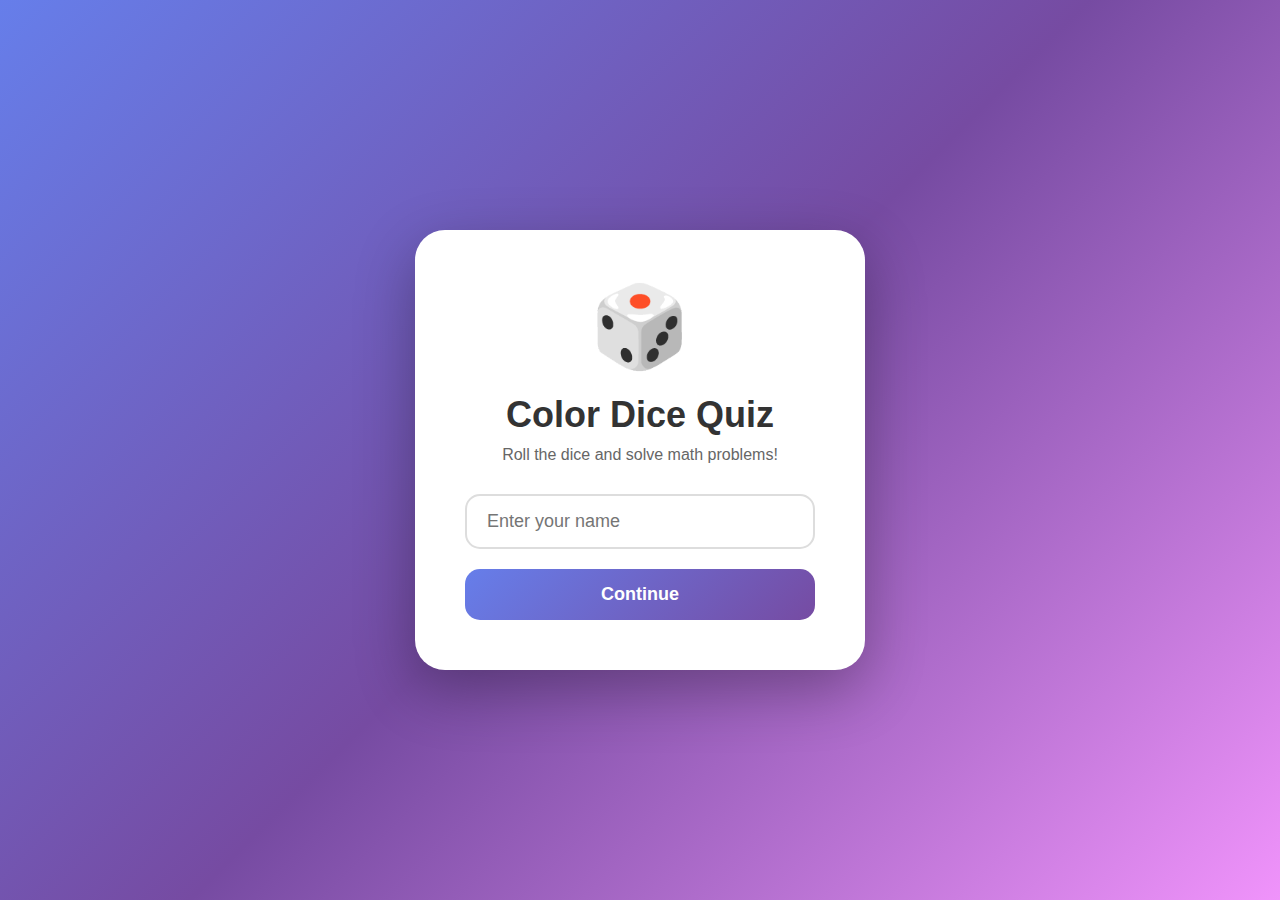
<file: SIAG1/index.html>
<!DOCTYPE html>
<html lang="en">

<head>
    <meta charset="UTF-8">
    <meta name="viewport" content="width=device-width, initial-scale=1.0">
    <title>Color Dice Math Quiz Game</title>
    <link rel="stylesheet" href="style.css">
</head>

<body>

    <!-- ================================================ -->
    <!-- SCREEN 1: LOGIN -->
    <!-- ================================================ -->
    <div id="loginScreen" class="screen active">
        <div class="container">
            <div class="login-box">
                
                <div class="dice-icon">🎲</div>
                
                <h1>Color Dice Quiz</h1>
                
                <p>Roll the dice and solve math problems!</p>
                
                <input 
                    type="text" 
                    id="usernameInput" 
                    placeholder="Enter your name"
                />
                
                <button onclick="login()" class="btn-primary">
                    Continue
                </button>
                
            </div>
        </div>
    </div>


    <!-- ================================================ -->
    <!-- SCREEN 2: DIFFICULTY SELECTION -->
    <!-- ================================================ -->
    <div id="difficultyScreen" class="screen">
        <div class="container">
            <div class="difficulty-box">
                
                <!-- Title Section -->
                <h1>Choose Difficulty</h1>
                <p id="welcomeText">Welcome, Player!</p>
                
                <!-- Difficulty Options -->
                <div class="difficulty-grid">
                    
                    <!-- Easy -->
                    <div class="difficulty-card easy" onclick="startGame('easy')">
                        <div class="difficulty-icon">🔥</div>
                        <h3>Easy</h3>
                        <p>⏱️ 60s time limit</p>
                        <p id="easyHighScore">🎯 Highest: 0</p>
                    </div>
                    
                    <!-- Medium -->
                    <div class="difficulty-card medium" onclick="startGame('medium')">
                        <div class="difficulty-icon">⚡</div>
                        <h3>Medium</h3>
                        <p>⏱️ 45s time limit</p>
                        <p id="mediumHighScore">🎯 Highest: 0</p>
                    </div>
                    
                    <!-- Hard -->
                    <div class="difficulty-card hard" onclick="startGame('hard')">
                        <div class="difficulty-icon">💀</div>
                        <h3>Hard</h3>
                        <p>⏱️ 30s time limit</p>
                        <p id="hardHighScore">🎯 Highest: 0</p>
                    </div>
                    
                </div>

                <!-- Bonus System Info -->
                <div class="time-bonus-info">
                    
                    <h3>⏰ Time Bonus System</h3>
                    
                    <div class="bonus-grid">
                        
                        <!-- Easy Bonus -->
                        <div class="bonus-card">
                            <p class="bonus-title">Easy</p>
                            <p class="bonus-correct">✅ ≤4s: +15s</p>
                            <p class="bonus-correct">✅ ≤8s: +10s</p>
                            <p class="bonus-correct">✅ ≤12s: +5s</p>
                            <p class="bonus-correct">✅ >12s: +2s</p>
                            <p class="bonus-wrong">❌ Wrong: -15/10/5/2s</p>
                        </div>
                        
                        <!-- Medium Bonus -->
                        <div class="bonus-card">
                            <p class="bonus-title">Medium</p>
                            <p class="bonus-correct">✅ ≤3s: +12s</p>
                            <p class="bonus-correct">✅ ≤6s: +8s</p>
                            <p class="bonus-correct">✅ ≤9s: +4s</p>
                            <p class="bonus-correct">✅ >9s: +1s</p>
                            <p class="bonus-wrong">❌ Wrong: -12/8/4/1s</p>
                        </div>
                        
                        <!-- Hard Bonus -->
                        <div class="bonus-card">
                            <p class="bonus-title">Hard</p>
                            <p class="bonus-correct">✅ ≤2s: +10s</p>
                            <p class="bonus-correct">✅ ≤4s: +6s</p>
                            <p class="bonus-correct">✅ ≤6s: +3s</p>
                            <p class="bonus-correct">✅ >6s: +1s</p>
                            <p class="bonus-wrong">❌ Wrong: -10/6/3/1s</p>
                        </div>
                        
                    </div>
                    
                </div>
                
            </div>
        </div>
    </div>


    <!-- ================================================ -->
    <!-- SCREEN 3: GAME -->
    <!-- ================================================ -->
    <div id="gameScreen" class="screen">
        
        <!-- Stats Header -->
        <div class="game-header">
            
            <!-- Left Stats -->
            <div class="header-left">
                
                <div class="stat-badge username-badge">
                    <span id="currentUsername">Player</span>
                </div>
                
                <div class="stat-badge difficulty-badge">
                    <span id="currentDifficulty">Easy</span>
                </div>
                
                <div class="stat-badge score-badge">
                    <span>🏆 <span id="currentScore">0</span></span>
                </div>
                
            </div>
            
            <!-- Right Stats -->
            <div class="header-right">
                
                <div class="stat-badge timer-badge" id="timerBadge">
                    <span>⏱️ <span id="timeDisplay">60</span>s</span>
                </div>
                
                <div class="stat-badge correct-badge">
                    <span>✓ <span id="correctDisplay">0</span></span>
                </div>
                
                <div class="stat-badge wrong-badge">
                    <span>✗ <span id="wrongDisplay">0</span></span>
                </div>
                
                <div class="stat-badge accuracy-badge">
                    <span>🎯 <span id="accuracyDisplay">0</span>%</span>
                </div>
                
            </div>
            
        </div>

        <!-- Game Content -->
        <div class="game-container">
            <div class="game-box">
                
                <!-- ========== STATE 1: DASHBOARD ========== -->
                <div id="dashboardState" class="game-state active">
                    
                    <h2>Tap the Dice to Roll!</h2>
                    
                    <!-- Operations Display -->
                    <div class="color-grid">
                        
                        <div class="color-card red">
                            <div class="color-label">+</div>
                            <div class="color-name">Addition</div>
                        </div>
                        
                        <div class="color-card blue">
                            <div class="color-label">−</div>
                            <div class="color-name">Subtraction</div>
                        </div>
                        
                        <div class="color-card green">
                            <div class="color-label">×</div>
                            <div class="color-name">Multiplication</div>
                        </div>
                        
                        <div class="color-card yellow">
                            <div class="color-label">÷</div>
                            <div class="color-name">Division</div>
                        </div>
                        
                    </div>

                    <!-- Dice -->
                    <div class="dice-container">
                        
                        <div id="dice" class="dice" onclick="rollDice()">
                            <div id="diceContent">🎲</div>
                        </div>
                        
                        <p class="dice-hint">Tap the dice to roll!</p>
                        
                    </div>

                    <!-- End Game Button -->
                    <button onclick="endGame()" class="btn-end">
                        End Game
                    </button>
                    
                </div>

                <!-- ========== STATE 2: COUNTDOWN ========== -->
                <div id="flipCountdownState" class="game-state">
                    
                    <div id="flipCountdownDice" class="flip-dice">
                        <div id="flipCountdownNumber">3</div>
                    </div>
                    
                    <p class="ready-text">Get Ready!</p>
                    
                </div>

                <!-- ========== STATE 3: PLAYING ========== -->
                <div id="playingState" class="game-state">
                    
                    <!-- Question Counter -->
                    <div class="question-number">
                        Question <span id="questionNumber">1</span>
                    </div>
                    
                    <!-- Question Display -->
                    <div id="questionCard" class="question-card">
                        
                        <div class="question-text" id="questionText">
                            5 + 3 = ?
                        </div>
                        
                        <div class="question-operation" id="questionOperation">
                            Addition
                        </div>
                        
                    </div>

                    <!-- Answer Feedback -->
                    <div id="feedbackBox" class="feedback-box"></div>

                    <!-- Answer Input -->
                    <div id="answerSection">
                        
                        <input 
                            type="number" 
                            id="answerInput" 
                            placeholder="Your answer"
                        />
                        
                        <button onclick="submitAnswer()" class="btn-submit">
                            Submit Answer
                        </button>
                        
                    </div>
                    
                </div>
                
            </div>
        </div>
        
    </div>


    <!-- ================================================ -->
    <!-- SCREEN 4: GAME OVER -->
    <!-- ================================================ -->
    <div id="gameOverScreen" class="screen">
        <div class="container">
            <div class="gameover-box">
                
                <!-- High Score Badge -->
                <div id="newHighScoreBadge" class="new-highscore">
                    🏆
                </div>
                
                <!-- Trophy -->
                <div class="trophy-icon">🏆</div>
                
                <!-- Title -->
                <h1 id="gameOverTitle">Game Over!</h1>
                
                <p id="gameOverSubtext">Great job, Player!</p>
                
                <!-- Difficulty Badge -->
                <div class="difficulty-badge-large" id="gameOverDifficultyBadge">
                    <span id="gameOverDifficulty">Easy</span> Mode
                </div>

                <!-- Final Statistics -->
                <div class="stats-grid">
                    
                    <div class="stat-card yellow">
                        <p class="stat-label">Final Score</p>
                        <p class="stat-value" id="finalScore">0</p>
                    </div>
                    
                    <div class="stat-card purple">
                        <p class="stat-label">High Score</p>
                        <p class="stat-value" id="finalHighScore">0</p>
                    </div>
                    
                    <div class="stat-card green">
                        <p class="stat-label">Accuracy</p>
                        <p class="stat-value" id="finalAccuracy">0%</p>
                    </div>
                    
                    <div class="stat-card blue">
                        <p class="stat-label">Questions</p>
                        <p class="stat-value" id="finalQuestions">0</p>
                    </div>
                    
                    <div class="stat-card emerald">
                        <p class="stat-label">Correct</p>
                        <p class="stat-value" id="finalCorrect">0</p>
                    </div>
                    
                    <div class="stat-card red">
                        <p class="stat-label">Wrong</p>
                        <p class="stat-value" id="finalWrong">0</p>
                    </div>
                    
                </div>

                <!-- Action Buttons -->
                <div class="button-group">
                    
                    <button onclick="playAgain()" class="btn-playagain" id="playAgainBtn">
                        Play Again
                    </button>
                    
                    <button onclick="changeDifficulty()" class="btn-change">
                        Change Difficulty
                    </button>
                    
                </div>
                
            </div>
        </div>
    </div>

    <!-- JavaScript -->
    <script src="script.js"></script>
    
</body>

</html>
</file>
<file: SIAG1/style.css>
/* ========================================== */
/* GLOBAL STYLES */
/* ========================================== */
* {
    margin: 0;
    padding: 0;
    box-sizing: border-box;
}

body {
    font-family: -apple-system, BlinkMacSystemFont, 'Segoe UI', Roboto, Oxygen, Ubuntu, Cantarell, sans-serif;
    overflow-x: hidden;
}

.screen {
    display: none;
    min-height: 100vh;
}

.screen.active {
    display: flex;
}

.container {
    width: 100%;
    padding: 20px;
    display: flex;
    align-items: center;
    justify-content: center;
}


/* ========================================== */
/* LOGIN SCREEN */
/* ========================================== */
#loginScreen {
    background: linear-gradient(135deg, #667eea 0%, #764ba2 50%, #f093fb 100%);
}

.login-box {
    background: white;
    border-radius: 30px;
    padding: 50px;
    max-width: 450px;
    width: 100%;
    box-shadow: 0 20px 60px rgba(0,0,0,0.3);
    text-align: center;
    transition: transform 0.3s;
}

.login-box:hover {
    transform: scale(1.05);
}

.dice-icon {
    font-size: 80px;
    margin-bottom: 20px;
    animation: bounce 2s infinite;
}

.login-box h1 {
    font-size: 36px;
    color: #333;
    margin-bottom: 10px;
}

.login-box p {
    color: #666;
    margin-bottom: 30px;
    font-size: 16px;
}

.login-box input {
    width: 100%;
    padding: 15px 20px;
    border: 2px solid #ddd;
    border-radius: 15px;
    font-size: 18px;
    margin-bottom: 20px;
    transition: border-color 0.3s;
}

.login-box input:focus {
    outline: none;
    border-color: #667eea;
}

.btn-primary {
    width: 100%;
    padding: 15px;
    background: linear-gradient(135deg, #667eea 0%, #764ba2 100%);
    color: white;
    border: none;
    border-radius: 15px;
    font-size: 18px;
    font-weight: bold;
    cursor: pointer;
    transition: all 0.3s;
}

.btn-primary:hover {
    transform: scale(1.05);
    box-shadow: 0 10px 30px rgba(102,126,234,0.4);
}

.btn-primary:disabled {
    opacity: 0.5;
    cursor: not-allowed;
}


/* ========================================== */
/* DIFFICULTY SCREEN */
/* ========================================== */
#difficultyScreen {
    background: linear-gradient(135deg, #5f72bd 0%, #9921e8 50%, #a8edea 100%);
}

.difficulty-box {
    background: white;
    border-radius: 30px;
    padding: 40px;
    max-width: 1200px;
    width: 100%;
    box-shadow: 0 20px 60px rgba(0,0,0,0.3);
}

.difficulty-box h1 {
    text-align: center;
    font-size: 36px;
    color: #333;
    margin-bottom: 10px;
}

#welcomeText {
    text-align: center;
    color: #666;
    margin-bottom: 30px;
    font-size: 18px;
}

.difficulty-grid {
    display: grid;
    grid-template-columns: repeat(auto-fit, minmax(250px, 1fr));
    gap: 20px;
    margin-bottom: 30px;
}

.difficulty-card {
    padding: 40px;
    border-radius: 20px;
    text-align: center;
    color: white;
    cursor: pointer;
    transition: all 0.3s;
    box-shadow: 0 10px 30px rgba(0,0,0,0.2);
}

.difficulty-card:hover {
    transform: scale(1.05);
    box-shadow: 0 15px 40px rgba(0,0,0,0.3);
}

.difficulty-card.easy {
    background: linear-gradient(135deg, #10b981 0%, #059669 100%);
}

.difficulty-card.medium {
    background: linear-gradient(135deg, #f59e0b 0%, #d97706 100%);
}

.difficulty-card.hard {
    background: linear-gradient(135deg, #ef4444 0%, #dc2626 100%);
}

.difficulty-icon {
    font-size: 64px;
    margin-bottom: 20px;
}

.difficulty-card h3 {
    font-size: 28px;
    margin-bottom: 15px;
}

.difficulty-card p {
    font-size: 14px;
    opacity: 0.9;
    margin: 5px 0;
}

.time-bonus-info {
    background: #f3f4f6;
    border-radius: 15px;
    padding: 25px;
}

.time-bonus-info h3 {
    text-align: center;
    color: #333;
    font-size: 20px;
    margin-bottom: 20px;
}

.bonus-grid {
    display: grid;
    grid-template-columns: repeat(auto-fit, minmax(200px, 1fr));
    gap: 15px;
}

.bonus-card {
    background: white;
    border-radius: 10px;
    padding: 15px;
    font-size: 13px;
}

.bonus-title {
    font-weight: bold;
    color: #333;
    margin-bottom: 10px;
    font-size: 14px;
}

.bonus-correct {
    color: #10b981;
    margin: 3px 0;
}

.bonus-wrong {
    color: #ef4444;
    margin-top: 10px;
}


/* ========================================== */
/* GAME SCREEN */
/* ========================================== */
#gameScreen {
    background: linear-gradient(135deg, #4f46e5 0%, #7c3aed 50%, #ec4899 100%);
    flex-direction: column;
    padding: 20px;
}

/* Header Stats Bar */
.game-header {
    background: white;
    border-radius: 20px;
    padding: 15px 20px;
    margin-bottom: 20px;
    display: flex;
    justify-content: space-between;
    align-items: center;
    box-shadow: 0 4px 15px rgba(0,0,0,0.1);
    flex-wrap: wrap;
    gap: 10px;
    max-width: 1400px;
    width: 100%;
    margin-left: auto;
    margin-right: auto;
}

.header-left,
.header-right {
    display: flex;
    gap: 10px;
    flex-wrap: wrap;
}

.stat-badge {
    padding: 10px 15px;
    border-radius: 10px;
    font-weight: bold;
    font-size: 14px;
}

.username-badge {
    background: #ede9fe;
    color: #6d28d9;
}

.difficulty-badge {
    background: linear-gradient(135deg, #10b981 0%, #059669 100%);
    color: white;
}

.score-badge {
    background: #fef3c7;
    color: #d97706;
}

.timer-badge {
    background: #dbeafe;
    color: #1e40af;
    font-size: 20px;
    padding: 10px 20px;
}

.timer-badge.warning {
    background: #ef4444;
    color: white;
    animation: pulse 1s infinite;
}

.correct-badge {
    background: #d1fae5;
    color: #047857;
}

.wrong-badge {
    background: #fee2e2;
    color: #dc2626;
}

.accuracy-badge {
    background: #dbeafe;
    color: #1e40af;
}

/* Game Container */
.game-container {
    flex: 1;
    display: flex;
    align-items: center;
    justify-content: center;
    max-width: 1400px;
    width: 100%;
    margin: 0 auto;
}

.game-box {
    background: white;
    border-radius: 30px;
    padding: 40px;
    width: 100%;
    box-shadow: 0 20px 60px rgba(0,0,0,0.3);
    min-height: 500px;
}

.game-state {
    display: none;
    text-align: center;
}

.game-state.active {
    display: block;
}

.game-box h2 {
    font-size: 32px;
    color: #333;
    margin-bottom: 30px;
}

/* Dashboard State - Color Grid */
.color-grid {
    display: grid;
    grid-template-columns: repeat(auto-fit, minmax(150px, 1fr));
    gap: 15px;
    margin-bottom: 40px;
    max-width: 800px;
    margin-left: auto;
    margin-right: auto;
}

.color-card {
    padding: 30px;
    border-radius: 20px;
    color: white;
    transition: transform 0.3s;
}

.color-card:hover {
    transform: scale(1.05);
}

.color-card.red {
    background: #ef4444;
}

.color-card.blue {
    background: #3b82f6;
}

.color-card.green {
    background: #10b981;
}

.color-card.yellow {
    background: #f59e0b;
}

.color-label {
    font-size: 36px;
    font-weight: bold;
    margin-bottom: 10px;
}

.color-name {
    font-size: 14px;
    opacity: 0.9;
}

/* Dashboard State - Dice */
.dice-container {
    margin-bottom: 30px;
}

.dice {
    width: 200px;
    height: 200px;
    margin: 0 auto 20px;
    background: linear-gradient(135deg, #a855f7 0%, #ec4899 100%);
    border-radius: 30px;
    display: flex;
    align-items: center;
    justify-content: center;
    cursor: pointer;
    transition: all 0.3s;
    box-shadow: 0 15px 40px rgba(0,0,0,0.3);
}

.dice:hover {
    transform: scale(1.1);
}

.dice:active {
    transform: scale(0.95);
}

.dice.rolling {
    animation: spin 0.1s linear infinite;
}

.dice.red {
    background: #ef4444;
}

.dice.blue {
    background: #3b82f6;
}

.dice.green {
    background: #10b981;
}

.dice.yellow {
    background: #f59e0b;
}

#diceContent {
    font-size: 100px;
    color: white;
}

.dice-hint {
    color: #4b5563;
    font-weight: 600;
    font-size: 18px;
}

.btn-end {
    padding: 15px 40px;
    background: #6b7280;
    color: white;
    border: none;
    border-radius: 15px;
    font-size: 18px;
    font-weight: bold;
    cursor: pointer;
    transition: all 0.3s;
}

.btn-end:hover {
    background: #4b5563;
    transform: scale(1.05);
}

/* Flip Countdown State */
.flip-dice {
    width: 280px;
    height: 280px;
    margin: 0 auto 40px;
    border-radius: 30px;
    display: flex;
    align-items: center;
    justify-content: center;
    box-shadow: 0 15px 40px rgba(0,0,0,0.3);
}

#flipCountdownNumber {
    font-size: 140px;
    color: white;
    font-weight: bold;
    animation: pulse 1s infinite;
}

.ready-text {
    font-size: 28px;
    font-weight: bold;
    color: #4b5563;
}

/* Playing State - Question */
.question-number {
    font-size: 20px;
    font-weight: 600;
    color: #4b5563;
    margin-bottom: 30px;
}

.question-card {
    padding: 60px;
    border-radius: 30px;
    margin-bottom: 40px;
    box-shadow: 0 15px 40px rgba(0,0,0,0.3);
}

.question-card.red {
    background: #ef4444;
}

.question-card.blue {
    background: #3b82f6;
}

.question-card.green {
    background: #10b981;
}

.question-card.yellow {
    background: #f59e0b;
}

.question-text {
    font-size: 60px;
    font-weight: bold;
    color: white !important;
    margin-bottom: 20px;
}

.question-operation {
    font-size: 20px;
    color: white !important;
    opacity: 0.9;
}

/* Playing State - Feedback */
.feedback-box {
    margin-bottom: 30px;
    padding: 20px;
    border-radius: 15px;
    font-weight: bold;
    display: none;
}

.feedback-box.show {
    display: block;
    animation: scaleIn 0.3s;
}

.feedback-box.correct {
    background: #d1fae5;
    color: #047857;
}

.feedback-box.wrong {
    background: #fee2e2;
    color: #dc2626;
}

.feedback-message {
    font-size: 24px;
    margin-bottom: 5px;
}

.feedback-details {
    font-size: 14px;
    margin-top: 5px;
}

/* Playing State - Answer Input */
#answerSection {
    display: flex;
    flex-direction: column;
    align-items: center;
    gap: 20px;
}

#answerInput {
    width: 280px;
    padding: 20px 30px;
    font-size: 32px;
    font-weight: bold;
    text-align: center;
    border: 4px solid #d1d5db;
    border-radius: 15px;
    transition: border-color 0.3s;
}

#answerInput:focus {
    outline: none;
    border-color: #a855f7;
}

.btn-submit {
    padding: 18px 50px;
    background: linear-gradient(135deg, #10b981 0%, #059669 100%);
    color: white;
    border: none;
    border-radius: 15px;
    font-size: 20px;
    font-weight: bold;
    cursor: pointer;
    transition: all 0.3s;
    box-shadow: 0 10px 30px rgba(16,185,129,0.3);
}

.btn-submit:hover {
    transform: scale(1.05);
}


/* ========================================== */
/* GAME OVER SCREEN */
/* ========================================== */
#gameOverScreen {
    background: linear-gradient(135deg, #1f2937 0%, #7c3aed 50%, #1f2937 100%);
}

.gameover-box {
    background: white;
    border-radius: 30px;
    padding: 50px;
    max-width: 800px;
    width: 100%;
    box-shadow: 0 20px 60px rgba(0,0,0,0.3);
    text-align: center;
}

.new-highscore {
    font-size: 60px;
    margin-bottom: 20px;
    animation: bounce 1s infinite;
    display: none;
}

.new-highscore.show {
    display: block;
}

.trophy-icon {
    font-size: 100px;
    margin-bottom: 20px;
    animation: bounce 2s infinite;
}

.gameover-box h1 {
    font-size: 40px;
    color: #333;
    margin-bottom: 10px;
}

#gameOverSubtext {
    font-size: 20px;
    color: #666;
    margin-bottom: 20px;
}

.difficulty-badge-large {
    display: inline-flex;
    align-items: center;
    gap: 10px;
    padding: 10px 25px;
    border-radius: 25px;
    color: white;
    font-weight: bold;
    margin-bottom: 30px;
}

/* Game Over - Statistics Grid */
.stats-grid {
    display: grid;
    grid-template-columns: repeat(auto-fit, minmax(200px, 1fr));
    gap: 15px;
    margin-bottom: 30px;
}

.stat-card {
    padding: 25px;
    border-radius: 20px;
    color: white;
}

.stat-card.yellow {
    background: linear-gradient(135deg, #fbbf24 0%, #f59e0b 100%);
}

.stat-card.purple {
    background: linear-gradient(135deg, #c084fc 0%, #a855f7 100%);
}

.stat-card.green {
    background: linear-gradient(135deg, #34d399 0%, #10b981 100%);
}

.stat-card.blue {
    background: linear-gradient(135deg, #60a5fa 0%, #3b82f6 100%);
}

.stat-card.emerald {
    background: linear-gradient(135deg, #10b981 0%, #059669 100%);
}

.stat-card.red {
    background: linear-gradient(135deg, #f87171 0%, #ef4444 100%);
}

.stat-label {
    font-size: 14px;
    opacity: 0.9;
    margin-bottom: 5px;
}

.stat-value {
    font-size: 36px;
    font-weight: bold;
}

/* Game Over - Buttons */
.button-group {
    display: flex;
    gap: 15px;
}

.btn-playagain,
.btn-change {
    flex: 1;
    padding: 18px;
    border: none;
    border-radius: 15px;
    font-size: 18px;
    font-weight: bold;
    cursor: pointer;
    transition: all 0.3s;
    color: white;
}

.btn-playagain {
    background: linear-gradient(135deg, #10b981 0%, #059669 100%);
}

.btn-change {
    background: linear-gradient(135deg, #6b7280 0%, #4b5563 100%);
}

.btn-playagain:hover,
.btn-change:hover {
    transform: scale(1.05);
}


/* ========================================== */
/* ANIMATIONS */
/* ========================================== */
@keyframes bounce {
    0%, 100% {
        transform: translateY(0);
    }
    50% {
        transform: translateY(-20px);
    }
}

@keyframes spin {
    from {
        transform: rotate(0deg);
    }
    to {
        transform: rotate(360deg);
    }
}

@keyframes pulse {
    0%, 100% {
        opacity: 1;
        transform: scale(1);
    }
    50% {
        opacity: 0.8;
        transform: scale(1.05);
    }
}

@keyframes scaleIn {
    from {
        transform: scale(0.8);
        opacity: 0;
    }
    to {
        transform: scale(1);
        opacity: 1;
    }
}


/* ========================================== */
/* RESPONSIVE DESIGN */
/* ========================================== */
@media (max-width: 768px) {
    .game-header {
        flex-direction: column;
    }
    
    .stats-grid,
    .difficulty-grid,
    .bonus-grid {
        grid-template-columns: 1fr;
    }
    
    .button-group {
        flex-direction: column;
    }
    
    .question-text {
        font-size: 40px;
    }
    
    .game-box {
        padding: 20px;
    }
}
</file>
